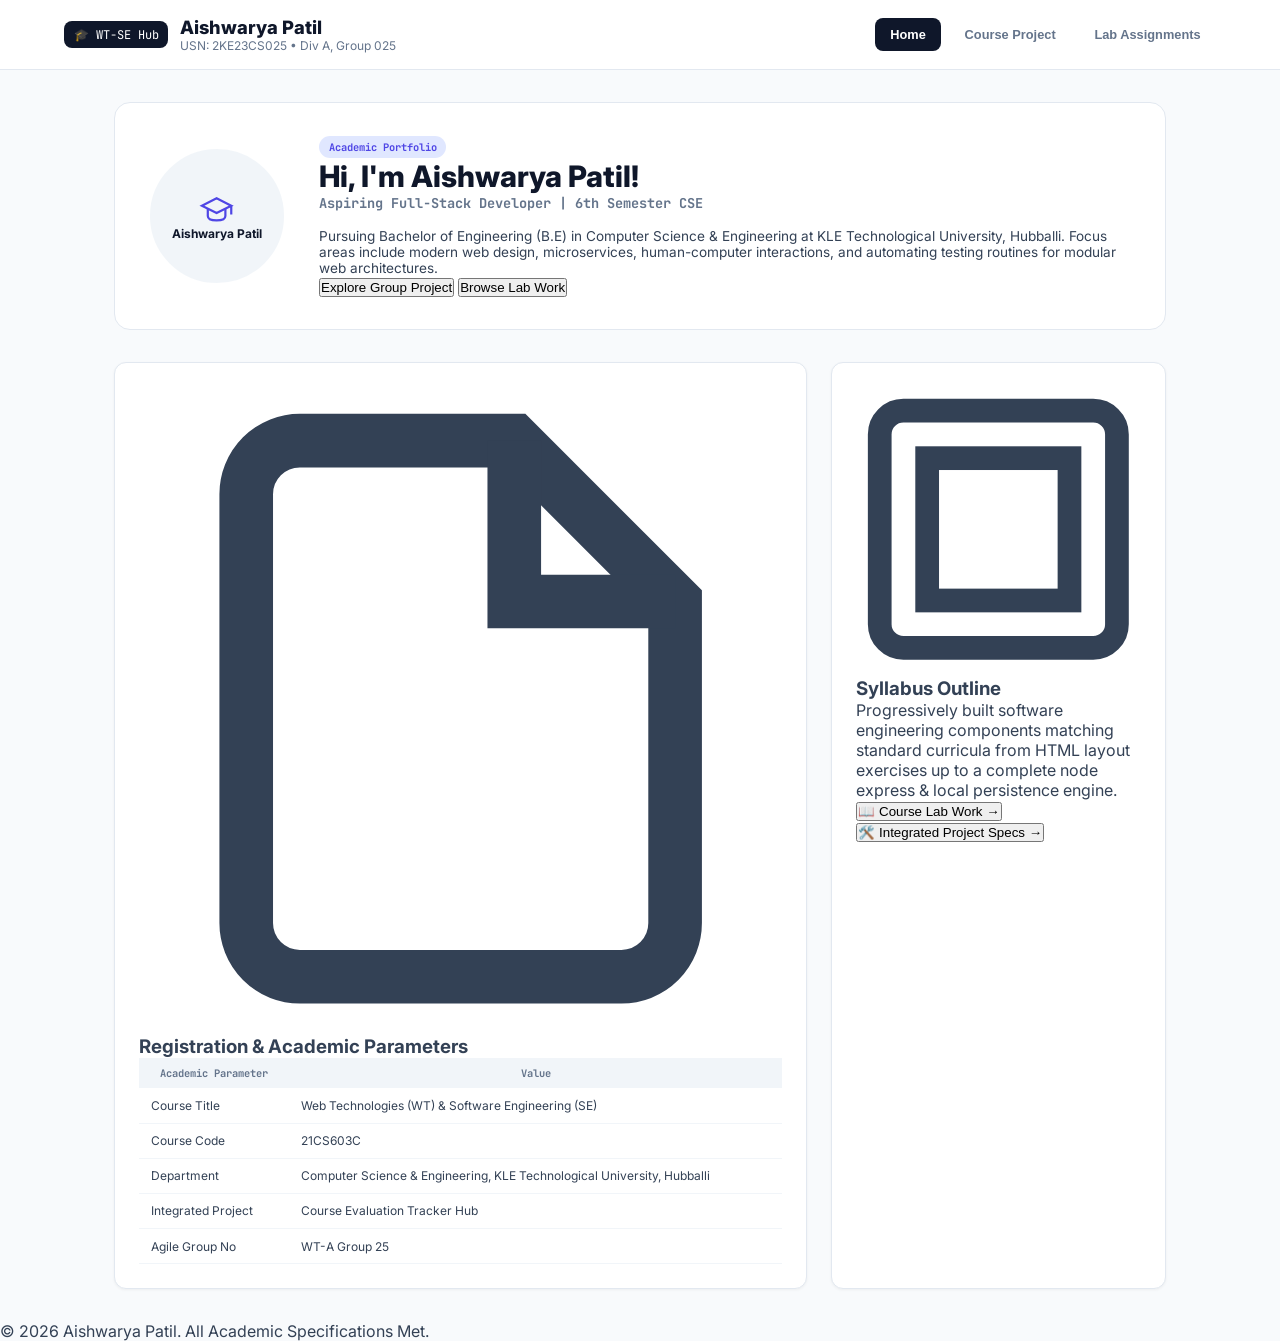
<file: index.html>
<!DOCTYPE html>
<html lang="en">
<head>
  <meta charset="UTF-8">
  <meta name="viewport" content="width=device-width, initial-scale=1.0">
  <title>Aishwarya Patil - Academic Portfolio</title>
  <!-- Google Fonts for elevated display and code layout -->
  <link rel="preconnect" href="https://fonts.googleapis.com">
  <link rel="preconnect" href="https://fonts.gstatic.com" crossorigin>
  <link href="https://fonts.googleapis.com/css2?family=Inter:wght@400;500;600;700;800&family=JetBrains+Mono:wght@400;500;700&display=swap" rel="stylesheet">
  <link rel="stylesheet" href="style.css">
</head>
<body>

  <!-- Top Academic Navigation Bar -->
  <header class="app-header">
    <div class="header-container">
      <div class="logo-area">
        <span class="academic-badge">🎓 WT-SE Hub</span>
        <div>
          <h1 class="logo-title">Aishwarya Patil</h1>
          <p class="logo-sub">USN: 2KE23CS025 • Div A, Group 025</p>
        </div>
      </div>
      <nav class="nav-links">
        <button class="nav-btn active" data-target="home">Home</button>
        <button class="nav-btn" data-target="project">Course Project</button>
        <button class="nav-btn" data-target="assignments">Lab Assignments</button>
      </nav>
    </div>
  </header>

  <!-- Core Content Container -->
  <main class="main-content">

    <!-- ==================== HOME SECTION ==================== -->
    <section id="home" class="section-pane active">
      <div class="hero-card">
        <div class="hero-image-wrapper">
          <div class="avatar-placeholder">
            <svg class="grad-icon" viewBox="0 0 24 24" fill="none" stroke="currentColor" stroke-width="1.5">
              <path d="M22 10v6M2 10l10-5 10 5-10 5z"/>
              <path d="M6 12v5c0 2 2 3 6 3s6-1 6-3v-5"/>
            </svg>
            <p class="avatar-text">Aishwarya Patil</p>
          </div>
        </div>
        <div class="hero-details">
          <span class="category-pill">Academic Portfolio</span>
          <h2 class="hero-name">Hi, I'm Aishwarya Patil!</h2>
          <p class="hero-tagline">Aspiring Full-Stack Developer | 6th Semester CSE</p>
          <p class="hero-desc">
            Pursuing Bachelor of Engineering (B.E) in Computer Science & Engineering at KLE Technological University, Hubballi. Focus areas include modern web design, microservices, human-computer interactions, and automating testing routines for modular web architectures.
          </p>
          <div class="hero-actions">
            <button class="btn btn-primary" onclick="switchSection('project')">Explore Group Project</button>
            <button class="btn btn-secondary" onclick="switchSection('assignments')">Browse Lab Work</button>
          </div>
        </div>
      </div>

      <!-- Academic Bento Grid -->
      <div class="bento-grid">
        <div class="bento-card span-8">
          <h3 class="card-title">
            <svg class="icon" viewBox="0 0 24 24" fill="none" stroke="currentColor" stroke-width="2"><path d="M14 2H6a2 2 0 0 0-2 2v16a2 2 0 0 0 2 2h12a2 2 0 0 0 2-2V8z"/><polyline points="14 2 14 8 20 8"/></svg>
            Registration & Academic Parameters
          </h3>
          <div class="details-table-wrapper">
            <table class="details-table">
              <thead>
                <tr>
                  <th>Academic Parameter</th>
                  <th>Value</th>
                </tr>
              </thead>
              <tbody>
                <tr>
                  <td class="param-key">Course Title</td>
                  <td>Web Technologies (WT) & Software Engineering (SE)</td>
                </tr>
                <tr>
                  <td class="param-key">Course Code</td>
                  <td>21CS603C</td>
                </tr>
                <tr>
                  <td class="param-key">Department</td>
                  <td>Computer Science & Engineering, KLE Technological University, Hubballi</td>
                </tr>
                <tr>
                  <td class="param-key">Integrated Project</td>
                  <td>Course Evaluation Tracker Hub</td>
                </tr>
                <tr>
                  <td class="param-key">Agile Group No</td>
                  <td>WT-A Group 25</td>
                </tr>
              </tbody>
            </table>
          </div>
        </div>

        <div class="bento-card span-4 flex-col justify-between">
          <div>
            <h3 class="card-title">
              <svg class="icon" viewBox="0 0 24 24" fill="none" stroke="currentColor" stroke-width="2"><rect x="2" y="2" width="20" height="20" rx="2" ry="2"/><rect x="6" y="6" width="12" height="12"/></svg>
              Syllabus Outline
            </h3>
            <p class="bento-desc">
              Progressively built software engineering components matching standard curricula from HTML layout exercises up to a complete node express & local persistence engine.
            </p>
          </div>
          <div class="progress-links">
            <button class="shortcut-btn" onclick="switchSection('assignments')">
              <span>📖 Course Lab Work</span>
              <span>&rarr;</span>
            </button>
            <button class="shortcut-btn" onclick="switchSection('project')">
              <span>🛠️ Integrated Project Specs</span>
              <span>&rarr;</span>
            </button>
          </div>
        </div>
      </div>
    </section>

    <!-- ==================== COURSE PROJECT SECTION ==================== -->
    <section id="project" class="section-pane">
      <div class="project-header">
        <h2 class="project-title">Integrated SE Project Brief</h2>
        <p class="project-subtitle">Academic team-developed system model sheets and QA dashboards.</p>
      </div>

      <div class="inner-tabs">
        <button class="inner-tab active" data-tab="brief">System Brief</button>
        <button class="inner-tab" data-tab="diagrams">Design Diagrams</button>
        <button class="inner-tab" data-tab="sprints">Sprint Schedules</button>
        <button class="inner-tab" data-tab="testing">QA & Black-Box Testing</button>
      </div>

      <div id="brief" class="tab-pane active">
        <div class="grid-2">
          <div class="info-card">
            <h3 class="inner-card-title">Problem Statement</h3>
            <p class="info-text">
              Modern academic projects require real-world tracking tools that consolidate course assignments, agile sprint schedules, software design UML blueprints, and software testing sheets. Standard spreadsheets are chaotic and lack visual tools for engineering student reviews.
            </p>
          </div>
          <div class="info-card">
            <h3 class="inner-card-title">Our Solution</h3>
            <p class="info-text">
              We developed the Course Evaluation Tracker Hub, an Integrated Engineering Course Portfolio Builder allowing software engineering groups to visually detail their milestones, code snippets, Use Case structures, sprint progress indices, and DevOps cert arrays in one elegant web template.
            </p>
          </div>
        </div>

        <div class="team-card">
          <h3 class="inner-card-title">Group A-25 Team Members</h3>
          <div class="team-grid">
            <div class="team-member"><span class="member-avatar">AP</span><div><p class="member-name">Aishwarya Patil</p><p class="member-usn">USN: 2KE23CS025</p></div></div>
            <div class="team-member"><span class="member-avatar">AK</span><div><p class="member-name">Akhil Kulkarni</p><p class="member-usn">USN: 2KE23CS012</p></div></div>
            <div class="team-member"><span class="member-avatar">PH</span><div><p class="member-name">Preeti Hiremath</p><p class="member-usn">USN: 2KE23CS084</p></div></div>
            <div class="team-member"><span class="member-avatar">SD</span><div><p class="member-name">Sahan Devadiga</p><p class="member-usn">USN: 2KE23CS078</p></div></div>
          </div>
        </div>
      </div>

      <div id="diagrams" class="tab-pane">
        <div class="diagram-gallery">
          <div class="diagram-card">
            <h4 class="diagram-card-title">System Architecture Context Model</h4>
            <div class="svg-diagram-wrapper">
              <svg viewBox="0 0 400 220" class="svg-embed">
                <rect x="10" y="10" width="380" height="200" rx="10" fill="#f8fafc" stroke="#e2e8f0" stroke-width="2"/>
                <text x="200" y="32" text-anchor="middle" font-family="'JetBrains Mono'" font-size="11" font-weight="bold" fill="#0f172a">MVC System Architecture</text>
                <rect x="30" y="70" width="100" height="85" rx="6" fill="#f0f7ff" stroke="#0284c7" stroke-width="1.5"/>
                <text x="80" y="90" text-anchor="middle" font-size="10" font-weight="bold" fill="#0369a1">Client App</text>
                <text x="80" y="115" text-anchor="middle" font-size="8" fill="#0284c7">React UI Modules</text>
                <line x1="130" y1="110" x2="270" y2="110" stroke="#cbd5e1" stroke-width="2" stroke-dasharray="4"/>
                <polygon points="270,105 280,110 270,115" fill="#94a3b8"/>
                <rect x="270" y="70" width="100" height="85" rx="6" fill="#ecfdf5" stroke="#059669" stroke-width="1.5"/>
                <text x="320" y="90" text-anchor="middle" font-size="10" font-weight="bold" fill="#047857">Server API</text>
                <text x="320" y="115" text-anchor="middle" font-size="8" fill="#059669">Node & Express</text>
              </svg>
            </div>
          </div>
          <div class="diagram-card">
            <h4 class="diagram-card-title">Academic Diagrams Loader</h4>
            <div class="diagram-interactive-uploader">
              <div id="image-viewer-box" class="image-viewer-placeholder">
                <p>Drag & drop or select local PNG/JPG images to preview software architecture layouts.</p>
                <input type="file" id="local-diagram-uploader" accept="image/*" class="file-pick-input" onchange="previewLocalDiagram(this)">
                <label for="local-diagram-uploader" class="file-pick-label">Choose Image</label>
              </div>
            </div>
          </div>
        </div>
      </div>

      <div id="sprints" class="tab-pane">
        <div class="sprint-board">
          <div class="sprint-column">
            <h4 class="column-title">Sprint 1: Architecture (Completed)</h4>
            <div class="task-card">
              <span class="badge badge-success">Done</span>
              <h5>Formulate System Schemas</h5>
              <p>Establish default TypeScript state schemas mapping lab checklists.</p>
            </div>
          </div>
          <div class="sprint-column">
            <h4 class="column-title">Sprint 2: Drawers & Local Cache (Completed)</h4>
            <div class="task-card">
              <span class="badge badge-success">Done</span>
              <h5>Local Storage Persistence</h5>
              <p>Automate state string serialization.</p>
            </div>
          </div>
          <div class="sprint-column">
            <h4 class="column-title">Sprint 3: API & File Upload (In Progress)</h4>
            <div class="task-card">
              <span class="badge badge-progress">Active</span>
              <h5>Direct File Uploaders</h5>
              <p>Allow students to drop PDFs and assign file titles.</p>
            </div>
          </div>
        </div>
      </div>

      <div id="testing" class="tab-pane">
        <div class="testing-grid">
          <div class="details-table-wrapper">
            <table class="details-table">
              <thead>
                <tr>
                  <th>Test Scenario</th>
                  <th>Expected Behavior</th>
                  <th>Status</th>
                </tr>
              </thead>
              <tbody>
                <tr><td>Responsive navbar click</td><td>Page switches section instantly</td><td><span class="badge badge-success">Pass</span></td></tr>
                <tr><td>Persistent Cache</td><td>Re-fetches and sustains data on refresh</td><td><span class="badge badge-success">Pass</span></td></tr>
              </tbody>
            </table>
          </div>
        </div>
      </div>
    </section>

    <!-- ==================== LAB ASSIGNMENTS SECTION ==================== -->
    <section id="assignments" class="section-pane">
      <div class="assignments-layout">
        <aside class="assignments-sidebar">
          <div class="sidebar-header"><h3>Lab Directory</h3></div>
          <div class="assignment-nav-links" id="assignment-tabs-container"></div>
        </aside>
        <div class="assignments-viewer-card">
          <div class="viewer-form-row">
            <div class="form-group">
              <label for="current-work-title">Assignment Label</label>
              <input type="text" id="current-work-title" oninput="syncActiveAssignmentTitle(this)">
            </div>
            <div class="form-group">
              <label for="current-work-name">File Title Name</label>
              <input type="text" id="current-work-name" oninput="syncActiveAssignmentName(this)">
            </div>
          </div>
          <div class="assignment-upload-area">
            <h4>Lab Document Upload (PDF, Images, Excel)</h4>
            <div class="upload-interactive-box" id="assignment-dropzone">
              <svg class="upload-icon" viewBox="0 0 24 24" fill="none" stroke="currentColor" stroke-width="2"><path d="M21 15v4a2 2 0 0 1-2 2H5a2 2 0 0 1-2-2v-4"/><polyline points="17 8 12 3 7 8"/><line x1="12" y1="3" x2="12" y2="15"/></svg>
              <p class="dropzone-text">Drag and drop file here, or click to choose from disk</p>
              <input type="file" id="assignment-raw-uploader" class="file-hidden-selector" onchange="handleAssignmentFileSelect(this)">
              <button class="btn btn-primary btn-sm" onclick="triggerAssignmentFileSelector()">Choose File</button>
            </div>
            <div class="attached-file-preview hidden" id="file-preview-card">
              <div class="file-meta-info">
                <svg class="file-icon" viewBox="0 0 24 24" fill="none" stroke="currentColor" stroke-width="2"><path d="M14 2H6a2 2 0 0 0-2 2v16a2 2 0 0 0 2 2h12a2 2 0 0 0 2-2V8z"/><polyline points="14 2 14 8 20 8"/></svg>
                <div>
                  <p class="file-name" id="preview-file-name">document.pdf</p>
                  <p class="file-size">Successfully attached offline base64</p>
                </div>
              </div>
              <button class="btn btn-danger btn-sm" onclick="clearAttachedAssignmentFile()">Remove File</button>
            </div>
          </div>
        </div>
      </div>
    </section>

  </main>

  <footer class="app-footer">
    <div class="footer-container">
      <p>© 2026 Aishwarya Patil. All Academic Specifications Met.</p>
    </div>
  </footer>

  <script src="script.js"></script>
</body>
</html>
</file>
<file: style.css>
/* Custom CSS Variables */
:root {
  --font-sans: 'Inter', system-ui, sans-serif;
  --font-mono: 'JetBrains Mono', monospace;
  --bg-primary: #f8fafc;
  --bg-card: #ffffff;
  --bg-alt: #f1f5f9;
  --text-main: #334155;
  --text-dark: #0f172a;
  --text-muted: #64748b;
  --primary: #4f46e5;
  --primary-hover: #4338ca;
  --primary-light: #e0e7ff;
  --success: #059669;
  --success-light: #ecfdf5;
  --danger: #dc2626;
  --danger-light: #fef2f2;
  --progress: #ea580c;
  --border-color: #e2e8f0;
  --border-shadow: 0 1px 3px rgba(0,0,0,0.05);
  --border-radius-xl: 16px;
  --border-radius-lg: 12px;
  --border-radius-md: 8px;
  --transition-smooth: 0.2s cubic-bezier(0.4, 0, 0.2, 1);
}

* { box-sizing: border-box; margin: 0; padding: 0; }
body { font-family: var(--font-sans); background-color: var(--bg-primary); color: var(--text-main); }

.app-header { position: sticky; top: 0; z-index: 100; background-color: rgba(255, 255, 255, 0.9); backdrop-filter: blur(8px); border-bottom: 1px solid var(--border-color); }
.header-container { display: flex; max-width: 1200px; margin: 0 auto; padding: 1rem 1.5rem; justify-content: space-between; align-items: center; }
.logo-area { display: flex; align-items: center; gap: 0.75rem; }
.academic-badge { background-color: var(--text-dark); color: white; font-family: var(--font-mono); font-size: 0.75rem; padding: 0.35rem 0.6rem; border-radius: var(--border-radius-md); }
.logo-title { font-size: 1.15rem; font-weight: 800; color: var(--text-dark); }
.logo-sub { font-size: 0.75rem; color: var(--text-muted); }
.nav-links { display: flex; gap: 0.5rem; }
.nav-btn { background: none; border: 1px solid transparent; color: var(--text-muted); font-size: 0.8rem; font-weight: 700; padding: 0.5rem 0.9rem; border-radius: var(--border-radius-md); cursor: pointer; transition: var(--transition-smooth); }
.nav-btn.active { background-color: var(--text-dark); color: white; }

.main-content { max-width: 1100px; margin: 2rem auto; padding: 0 1.5rem; }
.section-pane { display: none; animation: fadeIn 0.25s ease-out; }
.section-pane.active { display: block; }

@keyframes fadeIn {
  from { opacity: 0; transform: translateY(8px); }
  to { opacity: 1; transform: translateY(0); }
}

.hero-card { background-color: var(--bg-card); border: 1px solid var(--border-color); padding: 2rem; border-radius: var(--border-radius-xl); display: flex; flex-direction: column; gap: 2rem; align-items: center; }
@media (min-width: 768px) { .hero-card { flex-direction: row; } }
.avatar-placeholder { width: 140px; height: 140px; background-color: var(--bg-alt); border: 3px solid white; border-radius: 50%; display: flex; flex-direction: column; justify-content: center; align-items: center; }
.grad-icon { width: 2.2rem; height: 2.2rem; color: var(--primary); }
.avatar-text { font-size: 0.75rem; font-weight: 700; color: var(--text-dark); }
.category-pill { display: inline-block; background-color: var(--primary-light); color: var(--primary); font-size: 0.65rem; font-family: var(--font-mono); font-weight: 700; padding: 0.25rem 0.6rem; border-radius: 99px; }
.hero-name { font-size: 1.85rem; font-weight: 800; color: var(--text-dark); }
.hero-tagline { font-size: 0.85rem; font-weight: 700; color: var(--text-muted); font-family: var(--font-mono); }
.hero-desc { font-size: 0.85rem; color: var(--text-main); margin-top: 1rem; }

.bento-grid { display: grid; grid-template-columns: repeat(12, 1fr); gap: 1.5rem; margin-top: 2rem; }
.bento-card { background-color: var(--bg-card); border: 1px solid var(--border-color); border-radius: var(--border-radius-lg); padding: 1.5rem; box-shadow: var(--border-shadow); display: flex; flex-direction: column; }
@media (max-width: 768px) { .bento-grid { grid-template-columns: 1fr; } .span-8, .span-4 { grid-column: span 12 !important; } }
.span-8 { grid-column: span 8 / span 8; }
.span-4 { grid-column: span 4 / span 4; }

.details-table-wrapper { overflow-x: auto; }
.details-table { width: 100%; border-collapse: collapse; font-size: 0.75rem; }
.details-table th { font-family: var(--font-mono); font-size: 0.65rem; color: var(--text-muted); background-color: var(--bg-alt); padding: 0.5rem 0.75rem; }
.details-table td { padding: 0.6rem 0.75rem; border-bottom: 1px solid var(--bg-alt); }

.sprint-board { display: grid; grid-template-columns: repeat(3, 1fr); gap: 1rem; }
@media (max-width: 768px) { .sprint-board { grid-template-columns: 1fr; } }
.sprint-column { background-color: var(--bg-alt); border-radius: var(--border-radius-lg); padding: 1rem; }
.task-card { background-color: var(--bg-card); border: 1px solid var(--border-color); padding: 0.75rem; border-radius: var(--border-radius-md); margin-bottom: 0.5rem; }

.assignments-layout { display: grid; grid-template-columns: 260px 1fr; gap: 1.5rem; }
@media (max-width: 768px) { .assignments-layout { grid-template-columns: 1fr; } }
.assignments-sidebar { background-color: var(--bg-card); border: 1px solid var(--border-color); border-radius: var(--border-radius-lg); padding: 1.25rem; }
.assignment-tab-link { width: 100%; text-align: left; background: none; border: 1px solid transparent; padding: 0.6rem 0.75rem; border-radius: var(--border-radius-md); cursor: pointer; }
.assignment-tab-link.active { background-color: var(--text-dark); color: white; }
.tab-link-badge { font-family: var(--font-mono); font-size: 0.6rem; text-transform: uppercase; opacity: 0.6; }
.tab-link-name { display: block; font-size: 0.75rem; font-weight: 700; overflow: hidden; text-overflow: ellipsis; white-space: nowrap; }

.assignments-viewer-card { background-color: var(--bg-card); border: 1px solid var(--border-color); border-radius: var(--border-radius-lg); padding: 1.5rem; display: flex; flex-direction: column; gap: 1.5rem; }
.viewer-form-row { display: grid; grid-template-columns: repeat(2, 1fr); gap: 1rem; border-bottom: 1px solid var(--border-color); padding-bottom: 1rem; }
.form-group { display: flex; flex-direction: column; gap: 0.35rem; }
.form-group label { font-family: var(--font-mono); font-size: 0.65rem; color: var(--text-muted); }
.form-group input { padding: 0.5rem 0.75rem; font-size: 0.75rem; border-radius: var(--border-radius-md); border: 1px solid var(--border-color); background-color: var(--bg-primary); }

.upload-interactive-box { border: 2px dashed var(--border-color); padding: 1.5rem; text-align: center; border-radius: var(--border-radius-md); display: flex; flex-direction: column; align-items: center; gap: 0.5rem; }
.file-hidden-selector { display: none; }
.attached-file-preview { display: flex; justify-content: space-between; align-items: center; background-color: white; border: 1px solid var(--border-color); padding: 0.75rem; border-radius: var(--border-radius-md); }
.attached-file-preview.hidden { display: none !important; }
</file>
